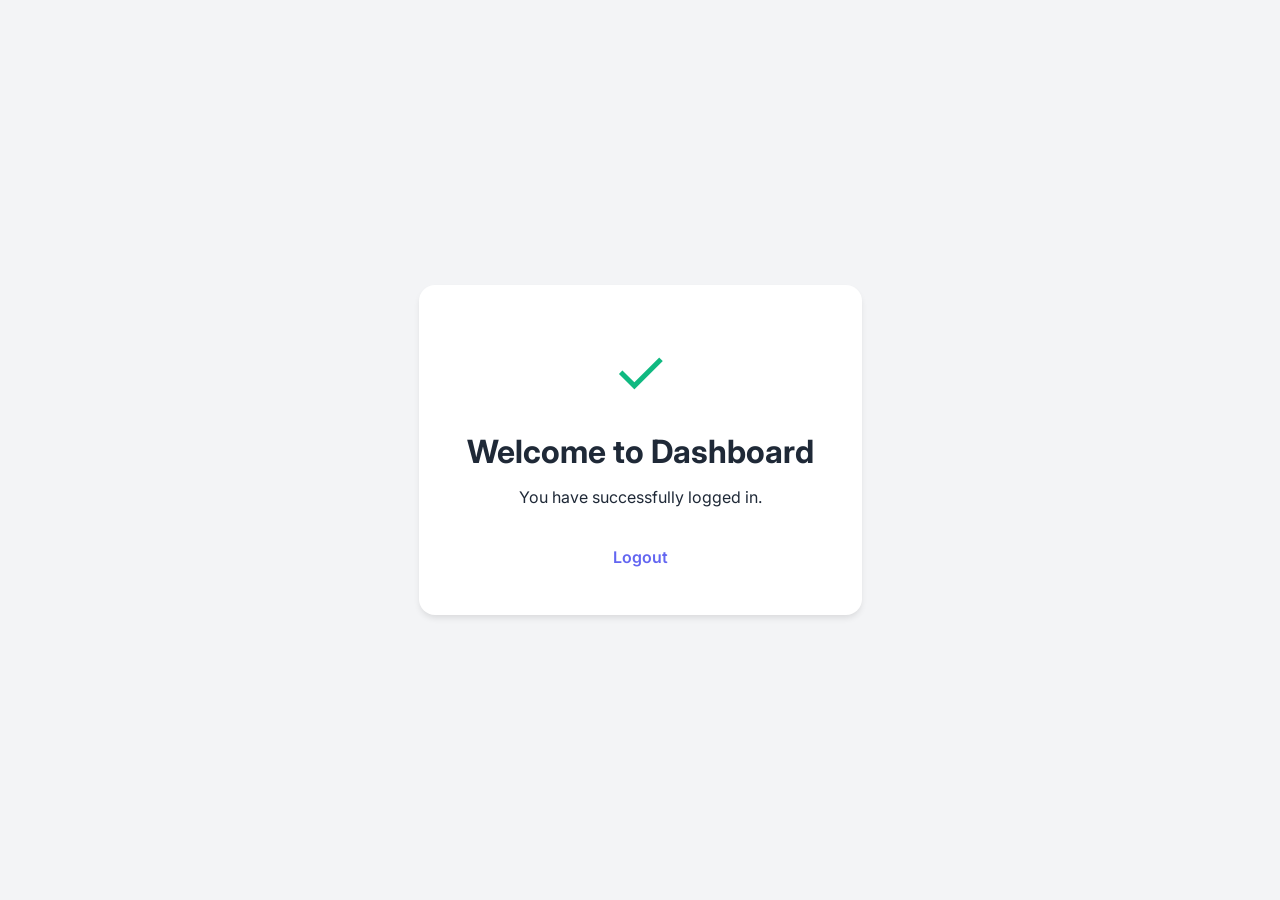
<file: src/main/resources/static/dashboard.html>
<!DOCTYPE html>
<html lang="en">

<head>
    <meta charset="UTF-8">
    <meta name="viewport" content="width=device-width, initial-scale=1.0">
    <title>Dashboard</title>
    <link href="https://fonts.googleapis.com/css2?family=Inter:wght@400;600&display=swap" rel="stylesheet">
    <style>
        body {
            font-family: 'Inter', sans-serif;
            background-color: #f3f4f6;
            display: flex;
            justify-content: center;
            align-items: center;
            height: 100vh;
            margin: 0;
            color: #1f2937;
        }

        .container {
            text-align: center;
            background: white;
            padding: 3rem;
            border-radius: 16px;
            box-shadow: 0 4px 6px -1px rgba(0, 0, 0, 0.1);
        }

        h1 {
            margin-bottom: 1rem;
        }

        .success-icon {
            font-size: 4rem;
            color: #10b981;
            margin-bottom: 1rem;
        }

        a {
            display: inline-block;
            margin-top: 1.5rem;
            text-decoration: none;
            color: #6366f1;
            font-weight: 600;
        }

        a:hover {
            text-decoration: underline;
        }
    </style>
</head>

<body>
    <div class="container">
        <div class="success-icon">✓</div>
        <h1 id="welcome-msg">Welcome to Dashboard</h1>
        <p>You have successfully logged in.</p>
        <a href="login.html">Logout</a>
    </div>
    <script>
        const params = new URLSearchParams(window.location.search);
        const user = params.get('user');
        if (user) {
            document.getElementById('welcome-msg').textContent = `Welcome, ${user}!`;
        }
    </script>
</body>

</html>
</file>
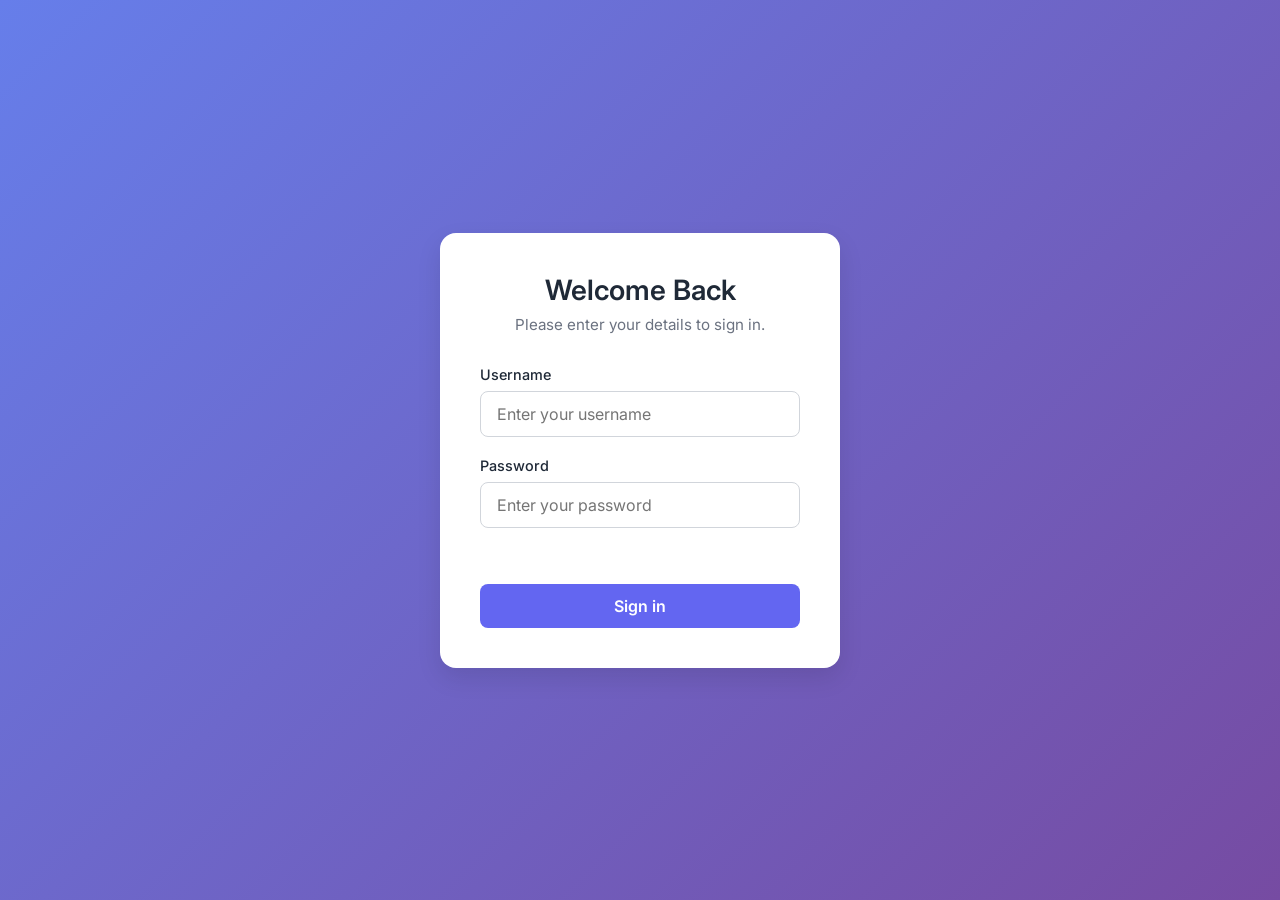
<file: src/main/resources/static/login.html>
<!DOCTYPE html>
<html lang="en">
<head>
    <meta charset="UTF-8">
    <meta name="viewport" content="width=device-width, initial-scale=1.0">
    <title>Login Page</title>
    <link rel="stylesheet" href="style.css">
    <link href="https://fonts.googleapis.com/css2?family=Inter:wght@400;500;600&display=swap" rel="stylesheet">
</head>
<body>
    <div class="login-container">
        <div class="login-card">
            <div class="login-header">
                <h1>Welcome Back</h1>
                <p>Please enter your details to sign in.</p>
            </div>
            <form id="login-form">
                <div class="input-group">
                    <label for="username">Username</label>
                    <input type="text" id="username" placeholder="Enter your username" autocomplete="off">
                </div>
                <div class="input-group">
                    <label for="password">Password</label>
                    <input type="password" id="password" placeholder="Enter your password">
                </div>
                <div id="error-msg" class="error-message"></div>
                <button type="submit" id="login-btn">Sign in</button>
            </form>
        </div>
    </div>
    <script src="script.js"></script>
</body>
</html>
</file>
<file: src/main/resources/static/style.css>
:root {
    --primary-color: #6366f1;
    --primary-hover: #4f46e5;
    --bg-gradient: linear-gradient(135deg, #667eea 0%, #764ba2 100%);
    --card-bg: #ffffff;
    --text-color: #1f2937;
    --text-secondary: #6b7280;
    --error-color: #ef4444;
    --input-border: #d1d5db;
    --input-focus: #6366f1;
}

* {
    margin: 0;
    padding: 0;
    box-sizing: border-box;
    font-family: 'Inter', sans-serif;
}

body {
    height: 100vh;
    display: flex;
    justify-content: center;
    align-items: center;
    background: var(--bg-gradient);
}

.login-container {
    width: 100%;
    padding: 20px;
    display: flex;
    justify-content: center;
}

.login-card {
    background: var(--card-bg);
    padding: 2.5rem;
    border-radius: 16px;
    box-shadow: 0 10px 25px rgba(0, 0, 0, 0.1);
    width: 100%;
    max-width: 400px;
    text-align: center;
}

.login-header h1 {
    font-size: 1.75rem;
    color: var(--text-color);
    margin-bottom: 0.5rem;
    font-weight: 600;
}

.login-header p {
    color: var(--text-secondary);
    margin-bottom: 2rem;
    font-size: 0.95rem;
}

.input-group {
    margin-bottom: 1.25rem;
    text-align: left;
}

.input-group label {
    display: block;
    margin-bottom: 0.5rem;
    color: var(--text-color);
    font-size: 0.9rem;
    font-weight: 500;
}

.input-group input {
    width: 100%;
    padding: 0.75rem 1rem;
    border: 1px solid var(--input-border);
    border-radius: 8px;
    font-size: 1rem;
    transition: all 0.2s;
    outline: none;
}

.input-group input:focus {
    border-color: var(--input-focus);
    box-shadow: 0 0 0 3px rgba(99, 102, 241, 0.2);
}

.error-message {
    color: var(--error-color);
    font-size: 0.875rem;
    margin-bottom: 1rem;
    min-height: 1.25rem;
    text-align: left;
}

button {
    width: 100%;
    padding: 0.75rem;
    background-color: var(--primary-color);
    color: white;
    border: none;
    border-radius: 8px;
    font-size: 1rem;
    font-weight: 600;
    cursor: pointer;
    transition: background-color 0.2s;
}

button:hover {
    background-color: var(--primary-hover);
}

@media (max-width: 480px) {
    .login-card {
        padding: 2rem 1.5rem;
    }
}
</file>
